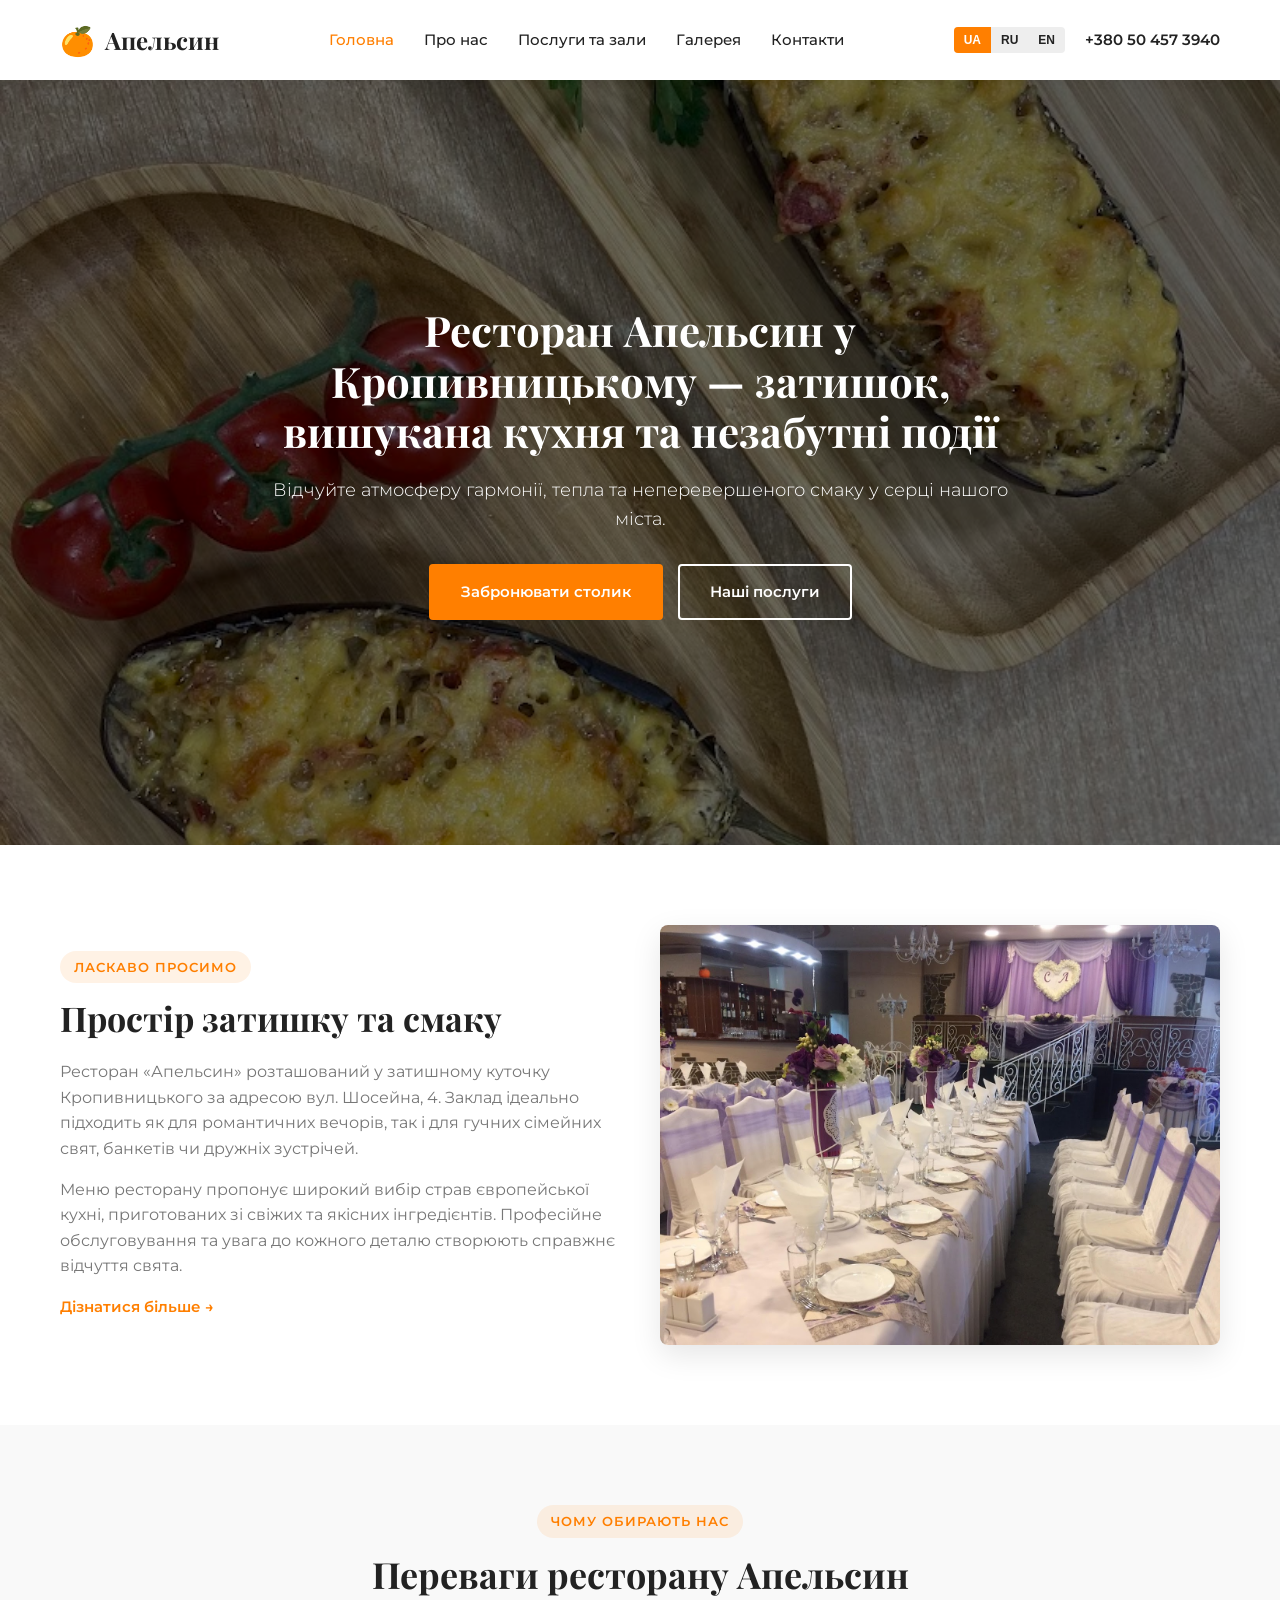
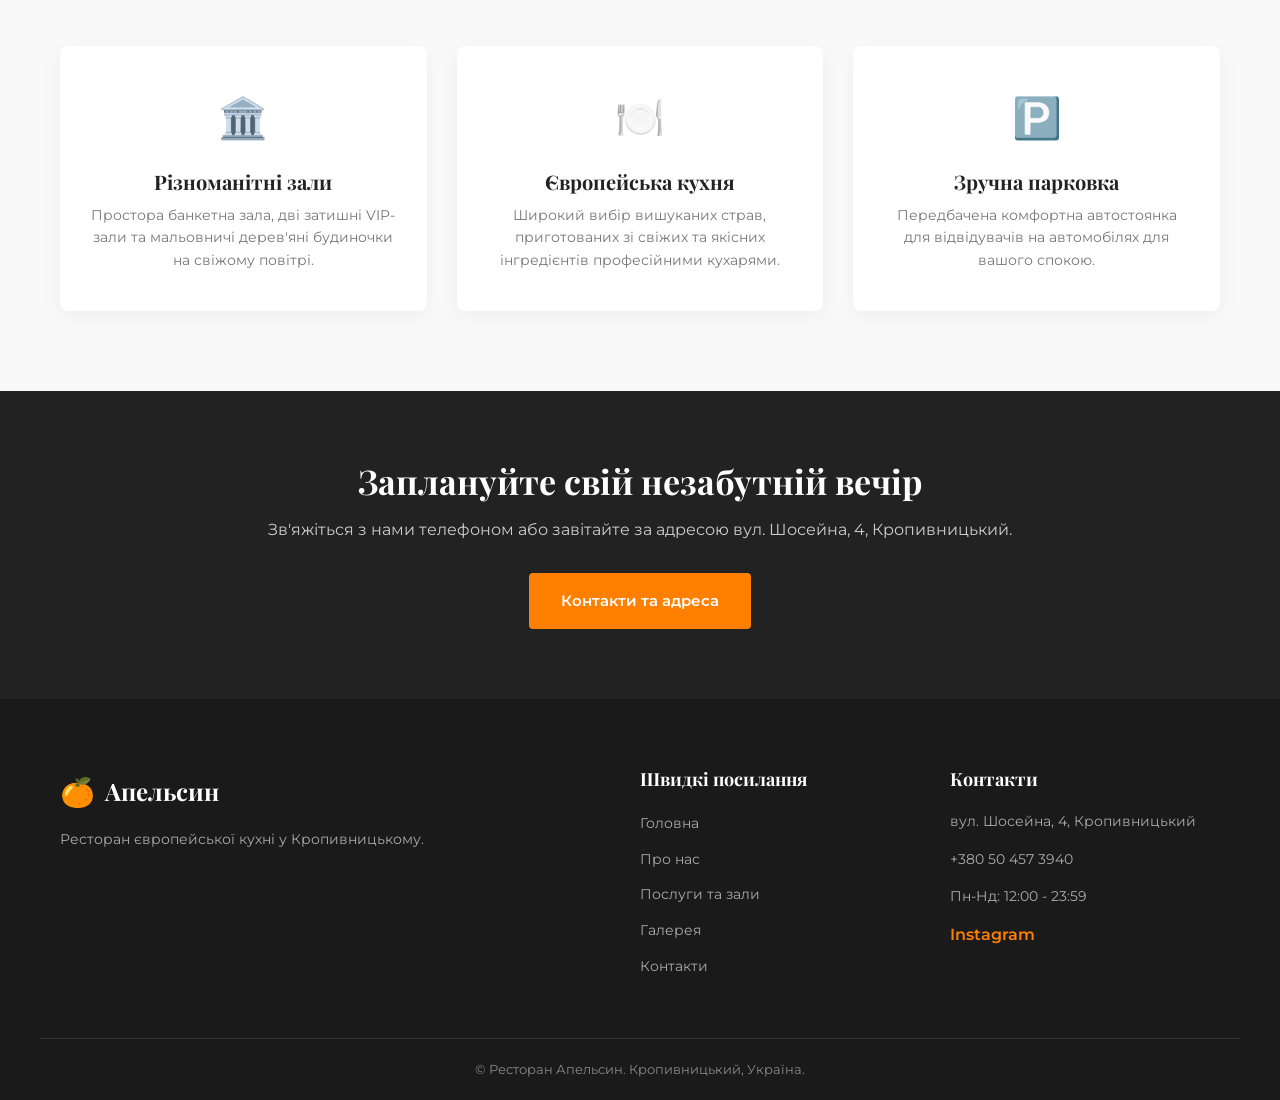
<file: index.html>
<!DOCTYPE html>
<html lang="uk">
<head>
    <meta charset="UTF-8">
    <meta name="viewport" content="width=device-width, initial-scale=1.0">
    <title>Ресторан Апельсин у Кропивницькому</title>
    <link rel="preconnect" href="https://fonts.googleapis.com">
    <link rel="preconnect" href="https://fonts.gstatic.com" crossorigin>
    <link href="https://fonts.googleapis.com/css2?family=Montserrat:wght@300;400;500;600;700&family=Playfair+Display:wght@500;600;700&display=swap" rel="stylesheet">
    <link rel="stylesheet" href="assets/style.css">
</head>
<body>
    <header class="site-header">
        <div class="container nav-container">
            <a href="index.html" class="logo">
                <span class="logo-icon">🍊</span>
                <span class="logo-text">Апельсин</span>
            </a>
            <nav class="main-nav" id="mainNav">
                <ul>
                    <li><a href="index.html" class="active" data-i18n="nav_home">Головна</a></li>
                    <li><a href="about.html" data-i18n="nav_about">Про нас</a></li>
                    <li><a href="services.html" data-i18n="nav_services">Послуги та зали</a></li>
                    <li><a href="gallery.html" data-i18n="nav_gallery">Галерея</a></li>
                    <li><a href="contacts.html" data-i18n="nav_contacts">Контакти</a></li>
                </ul>
            </nav>
            <div class="header-actions">
                <div class="lang-switcher">
                    <button class="lang-btn active" data-lang="uk">UA</button>
                    <button class="lang-btn" data-lang="ru">RU</button>
                    <button class="lang-btn" data-lang="en">EN</button>
                </div>
                <a href="tel:+380504573940" class="header-phone">+380 50 457 3940</a>
                <button class="menu-toggle" id="menuToggle" aria-label="Toggle menu">
                    <span></span>
                    <span></span>
                    <span></span>
                </button>
            </div>
        </div>
    </header>

    <main>
        <section class="hero">
            <div class="hero-bg">
                <img src="images/photo-01.jpg" alt="Ресторан Апельсин інтер'єр" fetchpriority="high">
            </div>
            <div class="hero-overlay"></div>
            <div class="container hero-content">
                <h1 data-i18n="hero_title">Ресторан Апельсин у Кропивницькому — затишок, вишукана кухня та незабутні події</h1>
                <p data-i18n="hero_subtitle">Відчуйте атмосферу гармонії, тепла та неперевершеного смаку у серці нашого міста.</p>
                <div class="hero-btns">
                    <a href="contacts.html" class="btn btn-primary" data-i18n="btn_reserve">Забронювати столик</a>
                    <a href="services.html" class="btn btn-outline" data-i18n="btn_explore">Наші послуги</a>
                </div>
            </div>
        </section>

        <section class="section about-preview">
            <div class="container">
                <div class="grid-2">
                    <div class="about-preview-text">
                        <span class="badge" data-i18n="welcome_badge">Ласкаво просимо</span>
                        <h2 data-i18n="about_heading">Простір затишку та смаку</h2>
                        <p data-i18n="about_short">
                            Ресторан «Апельсин» розташований у затишному куточку Кропивницького за адресою вул. Шосейна, 4. Заклад ідеально підходить як для романтичних вечорів, так і для гучних сімейних свят, банкетів чи дружніх зустрічей.
                        </p>
                        <p data-i18n="about_short_2">
                            Меню ресторану пропонує широкий вибір страв європейської кухні, приготованих зі свіжих та якісних інгредієнтів. Професійне обслуговування та увага до кожного деталю створюють справжнє відчуття свята.
                        </p>
                        <a href="about.html" class="btn btn-text" data-i18n="read_more">Дізнатися більше &rarr;</a>
                    </div>
                    <div class="about-preview-image">
                        <img src="images/photo-02.jpg" alt="Ресторан Апельсин екстер'єр та атмосфера" loading="lazy">
                    </div>
                </div>
            </div>
        </section>

        <section class="section bg-light features-section">
            <div class="container">
                <div class="section-header text-center">
                    <span class="badge" data-i18n="features_badge">Чому обирають нас</span>
                    <h2 data-i18n="features_heading">Переваги ресторану Апельсин</h2>
                </div>
                <div class="grid-3">
                    <div class="feature-card">
                        <div class="feature-icon">🏛️</div>
                        <h3 data-i18n="feat_1_title">Різноманітні зали</h3>
                        <p data-i18n="feat_1_desc">Простора банкетна зала, дві затишні VIP-зали та мальовничі дерев'яні будиночки на свіжому повітрі.</p>
                    </div>
                    <div class="feature-card">
                        <div class="feature-icon">🍽️</div>
                        <h3 data-i18n="feat_2_title">Європейська кухня</h3>
                        <p data-i18n="feat_2_desc">Широкий вибір вишуканих страв, приготованих зі свіжих та якісних інгредієнтів професійними кухарями.</p>
                    </div>
                    <div class="feature-card">
                        <div class="feature-icon">🅿️</div>
                        <h3 data-i18n="feat_3_title">Зручна парковка</h3>
                        <p data-i18n="feat_3_desc">Передбачена комфортна автостоянка для відвідувачів на автомобілях для вашого спокою.</p>
                    </div>
                </div>
            </div>
        </section>

        <section class="section cta-section">
            <div class="container text-center">
                <h2 data-i18n="cta_heading">Заплануйте свій незабутній вечір</h2>
                <p data-i18n="cta_text">Зв'яжіться з нами телефоном або завітайте за адресою вул. Шосейна, 4, Кропивницький.</p>
                <a href="contacts.html" class="btn btn-primary" data-i18n="btn_contacts">Контакти та адреса</a>
            </div>
        </section>
    </main>

    <footer class="site-footer">
        <div class="container footer-container">
            <div class="footer-col">
                <a href="index.html" class="logo">
                    <span class="logo-icon">🍊</span>
                    <span class="logo-text">Апельсин</span>
                </a>
                <p data-i18n="footer_desc">Ресторан європейської кухні у Кропивницькому.</p>
            </div>
            <div class="footer-col">
                <h4 data-i18n="footer_links">Швидкі посилання</h4>
                <ul>
                    <li><a href="index.html" data-i18n="nav_home">Головна</a></li>
                    <li><a href="about.html" data-i18n="nav_about">Про нас</a></li>
                    <li><a href="services.html" data-i18n="nav_services">Послуги та зали</a></li>
                    <li><a href="gallery.html" data-i18n="nav_gallery">Галерея</a></li>
                    <li><a href="contacts.html" data-i18n="nav_contacts">Контакти</a></li>
                </ul>
            </div>
            <div class="footer-col">
                <h4 data-i18n="footer_contacts">Контакти</h4>
                <p>вул. Шосейна, 4, Кропивницький</p>
                <p><a href="tel:+380504573940">+380 50 457 3940</a></p>
                <p data-i18n="footer_hours">Пн-Нд: 12:00 - 23:59</p>
                <div class="footer-socials">
                    <a href="https://www.instagram.com/apelsin_restoran_krop/" target="_blank" rel="noopener">Instagram</a>
                </div>
            </div>
        </div>
        <div class="footer-bottom">
            <div class="container">
                <p>&copy; Ресторан Апельсин. Кропивницький, Україна.</p>
            </div>
        </div>
    </footer>

    <script src="assets/script.js"></script>
</body>
</html>
</file>
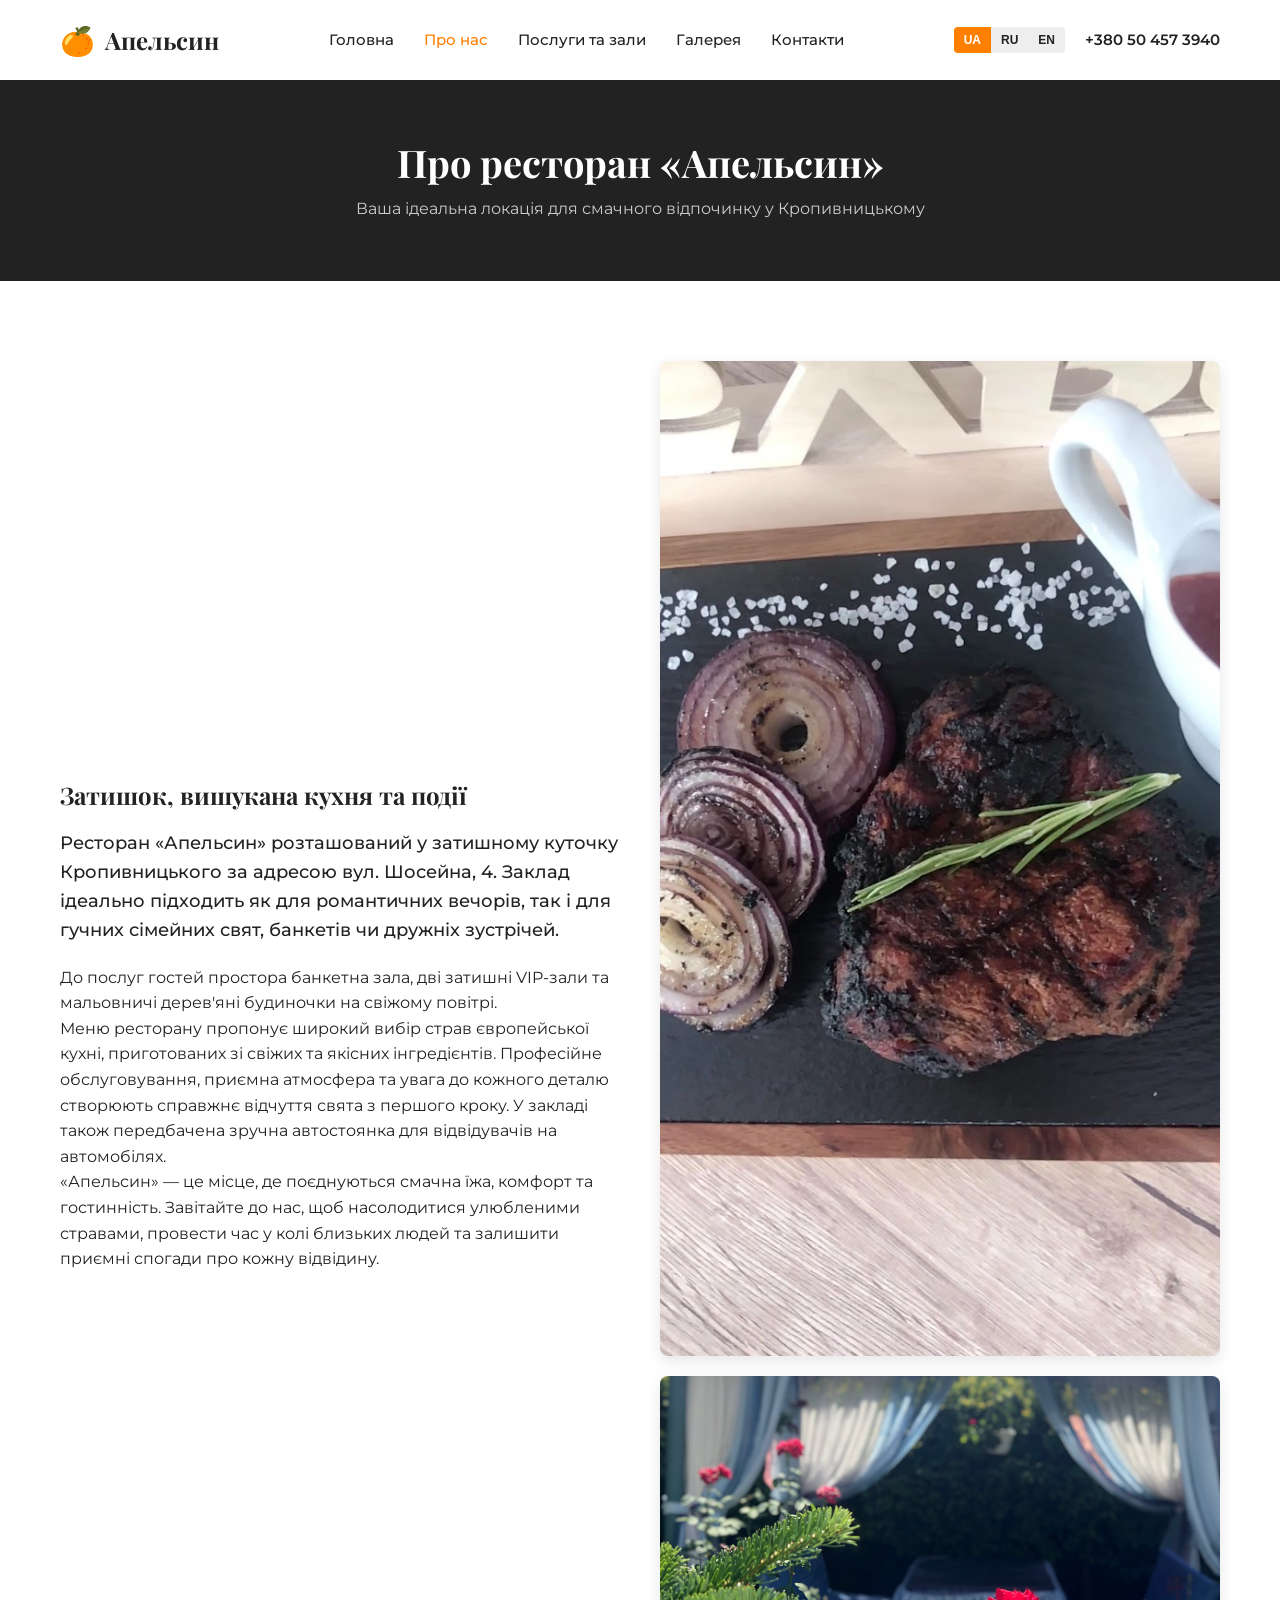
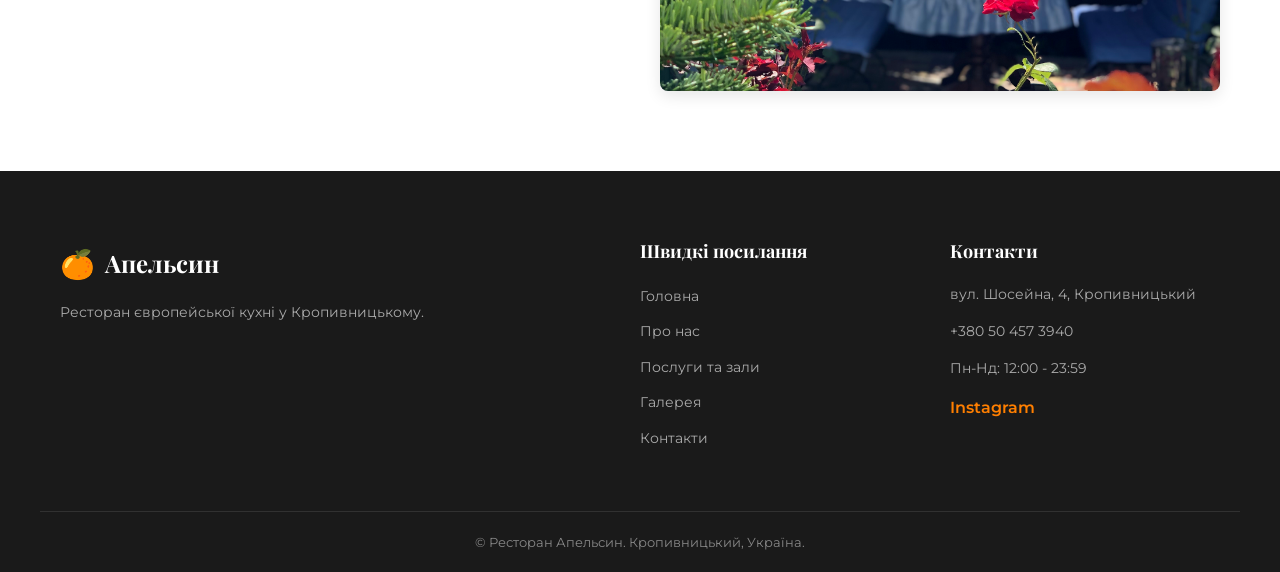
<file: about.html>
<!DOCTYPE html>
<html lang="uk">
<head>
    <meta charset="UTF-8">
    <meta name="viewport" content="width=device-width, initial-scale=1.0">
    <title>Про нас — Ресторан Апельсин</title>
    <link rel="preconnect" href="https://fonts.googleapis.com">
    <link rel="preconnect" href="https://fonts.gstatic.com" crossorigin>
    <link href="https://fonts.googleapis.com/css2?family=Montserrat:wght@300;400;500;600;700&family=Playfair+Display:wght@500;600;700&display=swap" rel="stylesheet">
    <link rel="stylesheet" href="assets/style.css">
</head>
<body>
    <header class="site-header">
        <div class="container nav-container">
            <a href="index.html" class="logo">
                <span class="logo-icon">🍊</span>
                <span class="logo-text">Апельсин</span>
            </a>
            <nav class="main-nav" id="mainNav">
                <ul>
                    <li><a href="index.html" data-i18n="nav_home">Головна</a></li>
                    <li><a href="about.html" class="active" data-i18n="nav_about">Про нас</a></li>
                    <li><a href="services.html" data-i18n="nav_services">Послуги та зали</a></li>
                    <li><a href="gallery.html" data-i18n="nav_gallery">Галерея</a></li>
                    <li><a href="contacts.html" data-i18n="nav_contacts">Контакти</a></li>
                </ul>
            </nav>
            <div class="header-actions">
                <div class="lang-switcher">
                    <button class="lang-btn active" data-lang="uk">UA</button>
                    <button class="lang-btn" data-lang="ru">RU</button>
                    <button class="lang-btn" data-lang="en">EN</button>
                </div>
                <a href="tel:+380504573940" class="header-phone">+380 50 457 3940</a>
                <button class="menu-toggle" id="menuToggle" aria-label="Toggle menu">
                    <span></span>
                    <span></span>
                    <span></span>
                </button>
            </div>
        </div>
    </header>

    <main>
        <section class="page-header">
            <div class="container">
                <h1 data-i18n="about_page_title">Про ресторан «Апельсин»</h1>
                <p data-i18n="about_page_subtitle">Ваша ідеальна локація для смачного відпочинку у Кропивницькому</p>
            </div>
        </section>

        <section class="section">
            <div class="container">
                <div class="grid-2">
                    <div>
                        <h2 data-i18n="about_main_heading" class="mb-4">Затишок, вишукана кухня та події</h2>
                        <p class="lead-text" data-i18n="about_text_1">
                            Ресторан «Апельсин» розташований у затишному куточку Кропивницького за адресою вул. Шосейна, 4. Заклад ідеально підходить як для романтичних вечорів, так і для гучних сімейних свят, банкетів чи дружніх зустрічей.
                        </p>
                        <p data-i18n="about_text_2">
                            До послуг гостей простора банкетна зала, дві затишні VIP-зали та мальовничі дерев'яні будиночки на свіжому повітрі.
                        </p>
                        <p data-i18n="about_text_3">
                            Меню ресторану пропонує широкий вибір страв європейської кухні, приготованих зі свіжих та якісних інгредієнтів. Професійне обслуговування, приємна атмосфера та увага до кожного деталю створюють справжнє відчуття свята з першого кроку. У закладі також передбачена зручна автостоянка для відвідувачів на автомобілях.
                        </p>
                        <p data-i18n="about_text_4">
                            «Апельсин» — це місце, де поєднуються смачна їжа, комфорт та гостинність. Завітайте до нас, щоб насолодитися улюбленими стравами, провести час у колі близьких людей та залишити приємні спогади про кожну відвідину.
                        </p>
                    </div>
                    <div class="about-gallery-grid">
                        <img src="images/photo-03.jpg" alt="Ресторан Апельсин інтер'єр" loading="lazy">
                        <img src="images/photo-04.png" alt="Ресторан Апельсин територія" loading="lazy">
                    </div>
                </div>
            </div>
        </section>
    </main>

    <footer class="site-footer">
        <div class="container footer-container">
            <div class="footer-col">
                <a href="index.html" class="logo">
                    <span class="logo-icon">🍊</span>
                    <span class="logo-text">Апельсин</span>
                </a>
                <p data-i18n="footer_desc">Ресторан європейської кухні у Кропивницькому.</p>
            </div>
            <div class="footer-col">
                <h4 data-i18n="footer_links">Швидкі посилання</h4>
                <ul>
                    <li><a href="index.html" data-i18n="nav_home">Головна</a></li>
                    <li><a href="about.html" data-i18n="nav_about">Про нас</a></li>
                    <li><a href="services.html" data-i18n="nav_services">Послуги та зали</a></li>
                    <li><a href="gallery.html" data-i18n="nav_gallery">Галерея</a></li>
                    <li><a href="contacts.html" data-i18n="nav_contacts">Контакти</a></li>
                </ul>
            </div>
            <div class="footer-col">
                <h4 data-i18n="footer_contacts">Контакти</h4>
                <p>вул. Шосейна, 4, Кропивницький</p>
                <p><a href="tel:+380504573940">+380 50 457 3940</a></p>
                <p data-i18n="footer_hours">Пн-Нд: 12:00 - 23:59</p>
                <div class="footer-socials">
                    <a href="https://www.instagram.com/apelsin_restoran_krop/" target="_blank" rel="noopener">Instagram</a>
                </div>
            </div>
        </div>
        <div class="footer-bottom">
            <div class="container">
                <p>&copy; Ресторан Апельсин. Кропивницький, Україна.</p>
            </div>
        </div>
    </footer>

    <script src="assets/script.js"></script>
</body>
</html>
</file>
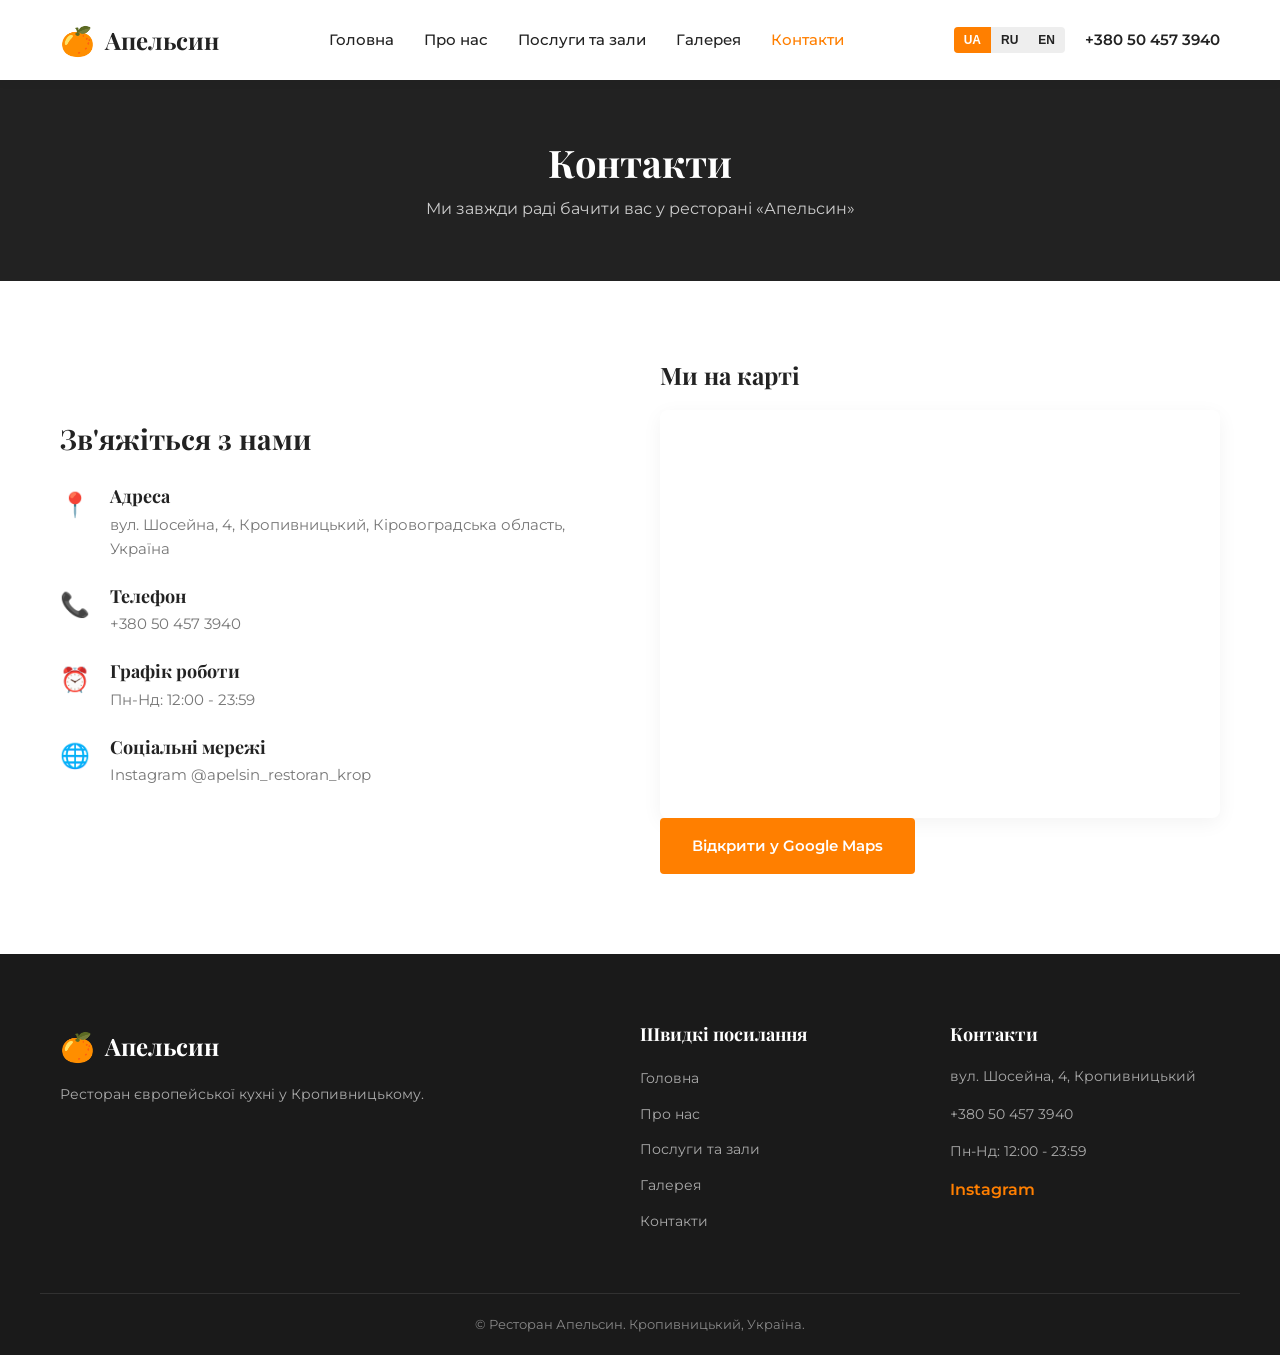
<file: contacts.html>
<!DOCTYPE html>
<html lang="uk">
<head>
    <meta charset="UTF-8">
    <meta name="viewport" content="width=device-width, initial-scale=1.0">
    <title>Контакти — Ресторан Апельсин</title>
    <link rel="preconnect" href="https://fonts.googleapis.com">
    <link rel="preconnect" href="https://fonts.gstatic.com" crossorigin>
    <link href="https://fonts.googleapis.com/css2?family=Montserrat:wght@300;400;500;600;700&family=Playfair+Display:wght@500;600;700&display=swap" rel="stylesheet">
    <link rel="stylesheet" href="assets/style.css">
</head>
<body>
    <header class="site-header">
        <div class="container nav-container">
            <a href="index.html" class="logo">
                <span class="logo-icon">🍊</span>
                <span class="logo-text">Апельсин</span>
            </a>
            <nav class="main-nav" id="mainNav">
                <ul>
                    <li><a href="index.html" data-i18n="nav_home">Головна</a></li>
                    <li><a href="about.html" data-i18n="nav_about">Про нас</a></li>
                    <li><a href="services.html" data-i18n="nav_services">Послуги та зали</a></li>
                    <li><a href="gallery.html" data-i18n="nav_gallery">Галерея</a></li>
                    <li><a href="contacts.html" class="active" data-i18n="nav_contacts">Контакти</a></li>
                </ul>
            </nav>
            <div class="header-actions">
                <div class="lang-switcher">
                    <button class="lang-btn active" data-lang="uk">UA</button>
                    <button class="lang-btn" data-lang="ru">RU</button>
                    <button class="lang-btn" data-lang="en">EN</button>
                </div>
                <a href="tel:+380504573940" class="header-phone">+380 50 457 3940</a>
                <button class="menu-toggle" id="menuToggle" aria-label="Toggle menu">
                    <span></span>
                    <span></span>
                    <span></span>
                </button>
            </div>
        </div>
    </header>

    <main>
        <section class="page-header">
            <div class="container">
                <h1 data-i18n="contacts_page_title">Контакти</h1>
                <p data-i18n="contacts_page_subtitle">Ми завжди раді бачити вас у ресторані «Апельсин»</p>
            </div>
        </section>

        <section class="section">
            <div class="container">
                <div class="grid-2">
                    <div class="contact-info">
                        <h2 data-i18n="contact_info_heading">Зв'яжіться з нами</h2>
                        
                        <div class="contact-item">
                            <div class="contact-icon">📍</div>
                            <div>
                                <h3 data-i18n="contact_address_title">Адреса</h3>
                                <p>вул. Шосейна, 4, Кропивницький, Кіровоградська область, Україна</p>
                            </div>
                        </div>

                        <div class="contact-item">
                            <div class="contact-icon">📞</div>
                            <div>
                                <h3 data-i18n="contact_phone_title">Телефон</h3>
                                <p><a href="tel:+380504573940">+380 50 457 3940</a></p>
                            </div>
                        </div>

                        <div class="contact-item">
                            <div class="contact-icon">⏰</div>
                            <div>
                                <h3 data-i18n="contact_hours_title">Графік роботи</h3>
                                <p data-i18n="contact_hours_val">Пн-Нд: 12:00 - 23:59</p>
                            </div>
                        </div>

                        <div class="contact-item">
                            <div class="contact-icon">🌐</div>
                            <div>
                                <h3 data-i18n="contact_social_title">Соціальні мережі</h3>
                                <p><a href="https://www.instagram.com/apelsin_restoran_krop/" target="_blank" rel="noopener">Instagram @apelsin_restoran_krop</a></p>
                            </div>
                        </div>
                    </div>

                    <div class="map-container">
                        <h2 data-i18n="contact_map_heading" class="mb-4">Ми на карті</h2>
                        <div class="map-frame">
                            <iframe src="https://www.google.com/maps/embed?pb=!1m18!1m12!1m3!1d2635.8504!2d32.2285153!3d48.5135111!2m3!1f0!2f0!3f0!3m2!1i1024!2i768!4f13.1!3m3!1m2!1s0x0%3A0x0!2zNDjCsDMwJzQ4LjciTiAzMsKwMTMnNDIuNyJF!5e0!3m2!1suk!2sua!4v1600000000000!5m2!1suk!2sua" width="100%" height="400" style="border:0;" allowfullscreen="" loading="lazy" title="Ресторан Апельсин на карті"></iframe>
                        </div>
                        <div class="mt-4">
                            <a href="https://www.google.com/maps/place/%D0%90%D0%BF%D0%B5%D0%BB%D1%8C%D1%81%D0%B8%D0%BD/@48.5135111,32.2285153,17z/" target="_blank" rel="noopener" class="btn btn-primary" data-i18n="btn_open_map">Відкрити у Google Maps</a>
                        </div>
                    </div>
                </div>
            </div>
        </section>
    </main>

    <footer class="site-footer">
        <div class="container footer-container">
            <div class="footer-col">
                <a href="index.html" class="logo">
                    <span class="logo-icon">🍊</span>
                    <span class="logo-text">Апельсин</span>
                </a>
                <p data-i18n="footer_desc">Ресторан європейської кухні у Кропивницькому.</p>
            </div>
            <div class="footer-col">
                <h4 data-i18n="footer_links">Швидкі посилання</h4>
                <ul>
                    <li><a href="index.html" data-i18n="nav_home">Головна</a></li>
                    <li><a href="about.html" data-i18n="nav_about">Про нас</a></li>
                    <li><a href="services.html" data-i18n="nav_services">Послуги та зали</a></li>
                    <li><a href="gallery.html" data-i18n="nav_gallery">Галерея</a></li>
                    <li><a href="contacts.html" data-i18n="nav_contacts">Контакти</a></li>
                </ul>
            </div>
            <div class="footer-col">
                <h4 data-i18n="footer_contacts">Контакти</h4>
                <p>вул. Шосейна, 4, Кропивницький</p>
                <p><a href="tel:+380504573940">+380 50 457 3940</a></p>
                <p data-i18n="footer_hours">Пн-Нд: 12:00 - 23:59</p>
                <div class="footer-socials">
                    <a href="https://www.instagram.com/apelsin_restoran_krop/" target="_blank" rel="noopener">Instagram</a>
                </div>
            </div>
        </div>
        <div class="footer-bottom">
            <div class="container">
                <p>&copy; Ресторан Апельсин. Кропивницький, Україна.</p>
            </div>
        </div>
    </footer>

    <script src="assets/script.js"></script>
</body>
</html>
</file>
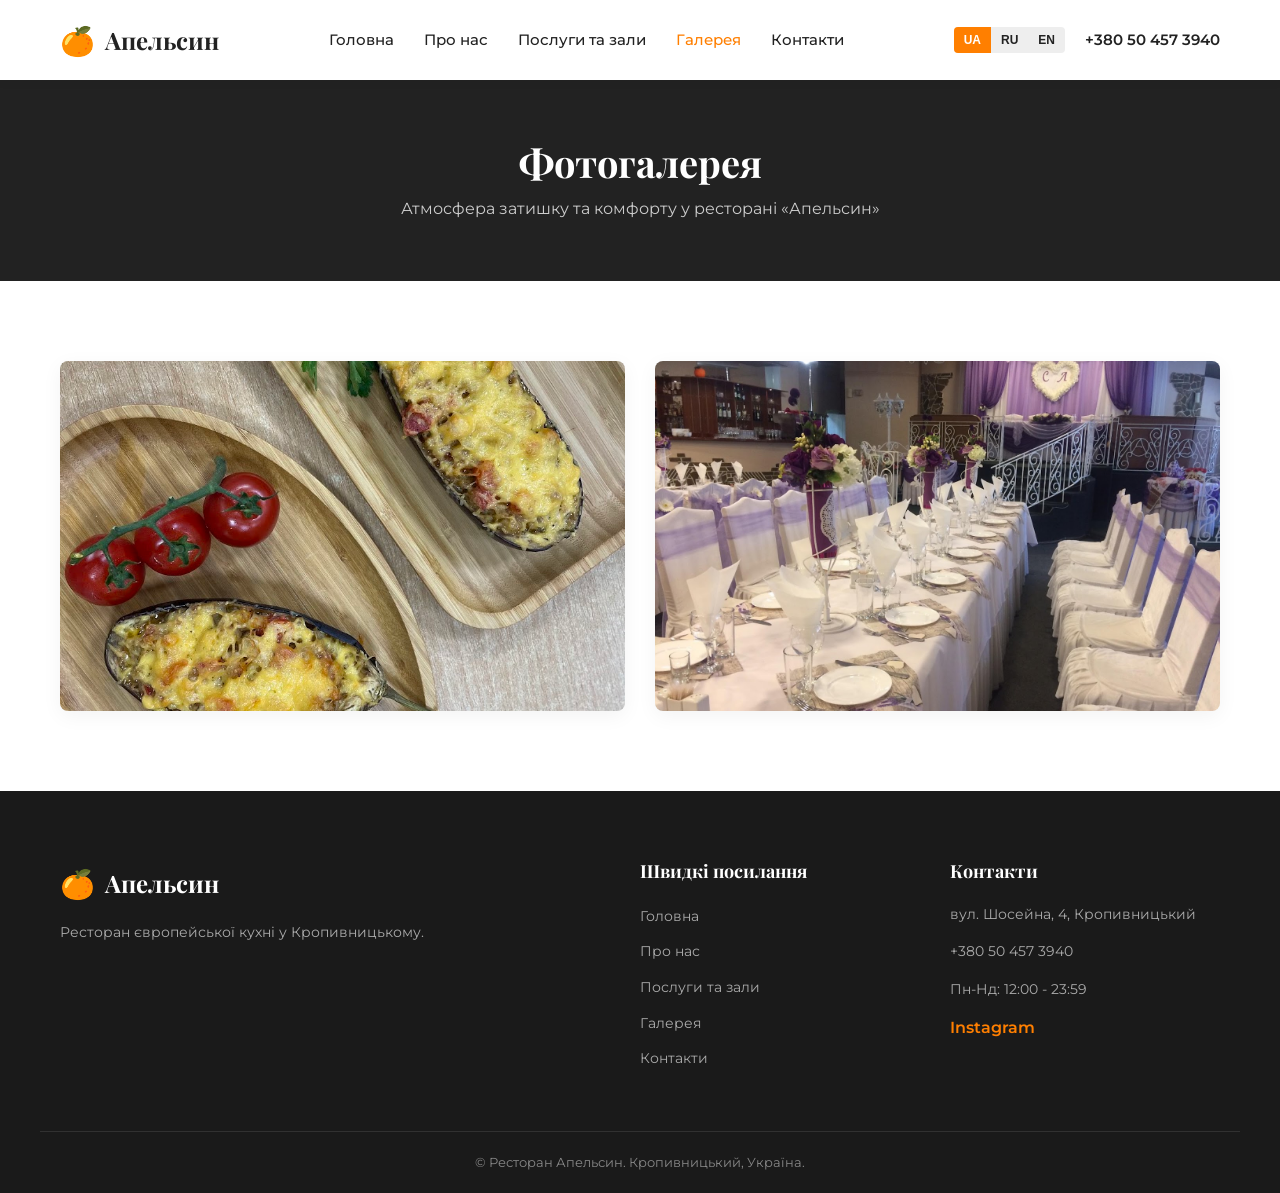
<file: gallery.html>
<!DOCTYPE html>
<html lang="uk">
<head>
    <meta charset="UTF-8">
    <meta name="viewport" content="width=device-width, initial-scale=1.0">
    <title>Галерея — Ресторан Апельсин</title>
    <link rel="preconnect" href="https://fonts.googleapis.com">
    <link rel="preconnect" href="https://fonts.gstatic.com" crossorigin>
    <link href="https://fonts.googleapis.com/css2?family=Montserrat:wght@300;400;500;600;700&family=Playfair+Display:wght@500;600;700&display=swap" rel="stylesheet">
    <link rel="stylesheet" href="assets/style.css">
</head>
<body>
    <header class="site-header">
        <div class="container nav-container">
            <a href="index.html" class="logo">
                <span class="logo-icon">🍊</span>
                <span class="logo-text">Апельсин</span>
            </a>
            <nav class="main-nav" id="mainNav">
                <ul>
                    <li><a href="index.html" data-i18n="nav_home">Головна</a></li>
                    <li><a href="about.html" data-i18n="nav_about">Про нас</a></li>
                    <li><a href="services.html" data-i18n="nav_services">Послуги та зали</a></li>
                    <li><a href="gallery.html" class="active" data-i18n="nav_gallery">Галерея</a></li>
                    <li><a href="contacts.html" data-i18n="nav_contacts">Контакти</a></li>
                </ul>
            </nav>
            <div class="header-actions">
                <div class="lang-switcher">
                    <button class="lang-btn active" data-lang="uk">UA</button>
                    <button class="lang-btn" data-lang="ru">RU</button>
                    <button class="lang-btn" data-lang="en">EN</button>
                </div>
                <a href="tel:+380504573940" class="header-phone">+380 50 457 3940</a>
                <button class="menu-toggle" id="menuToggle" aria-label="Toggle menu">
                    <span></span>
                    <span></span>
                    <span></span>
                </button>
            </div>
        </div>
    </header>

    <main>
        <section class="page-header">
            <div class="container">
                <h1 data-i18n="gallery_page_title">Фотогалерея</h1>
                <p data-i18n="gallery_page_subtitle">Атмосфера затишку та комфорту у ресторані «Апельсин»</p>
            </div>
        </section>

        <section class="section">
            <div class="container">
                <div class="gallery-grid">
                    <div class="gallery-item">
                        <img src="images/photo-01.jpg" alt="Ресторан Апельсин інтер'єр залу" loading="lazy">
                    </div>
                    <div class="gallery-item">
                        <img src="images/photo-02.jpg" alt="Ресторан Апельсин територія та приміщення" loading="lazy">
                    </div>
                </div>
            </div>
        </section>
    </main>

    <footer class="site-footer">
        <div class="container footer-container">
            <div class="footer-col">
                <a href="index.html" class="logo">
                    <span class="logo-icon">🍊</span>
                    <span class="logo-text">Апельсин</span>
                </a>
                <p data-i18n="footer_desc">Ресторан європейської кухні у Кропивницькому.</p>
            </div>
            <div class="footer-col">
                <h4 data-i18n="footer_links">Швидкі посилання</h4>
                <ul>
                    <li><a href="index.html" data-i18n="nav_home">Головна</a></li>
                    <li><a href="about.html" data-i18n="nav_about">Про нас</a></li>
                    <li><a href="services.html" data-i18n="nav_services">Послуги та зали</a></li>
                    <li><a href="gallery.html" data-i18n="nav_gallery">Галерея</a></li>
                    <li><a href="contacts.html" data-i18n="nav_contacts">Контакти</a></li>
                </ul>
            </div>
            <div class="footer-col">
                <h4 data-i18n="footer_contacts">Контакти</h4>
                <p>вул. Шосейна, 4, Кропивницький</p>
                <p><a href="tel:+380504573940">+380 50 457 3940</a></p>
                <p data-i18n="footer_hours">Пн-Нд: 12:00 - 23:59</p>
                <div class="footer-socials">
                    <a href="https://www.instagram.com/apelsin_restoran_krop/" target="_blank" rel="noopener">Instagram</a>
                </div>
            </div>
        </div>
        <div class="footer-bottom">
            <div class="container">
                <p>&copy; Ресторан Апельсин. Кропивницький, Україна.</p>
            </div>
        </div>
    </footer>

    <script src="assets/script.js"></script>
</body>
</html>
</file>
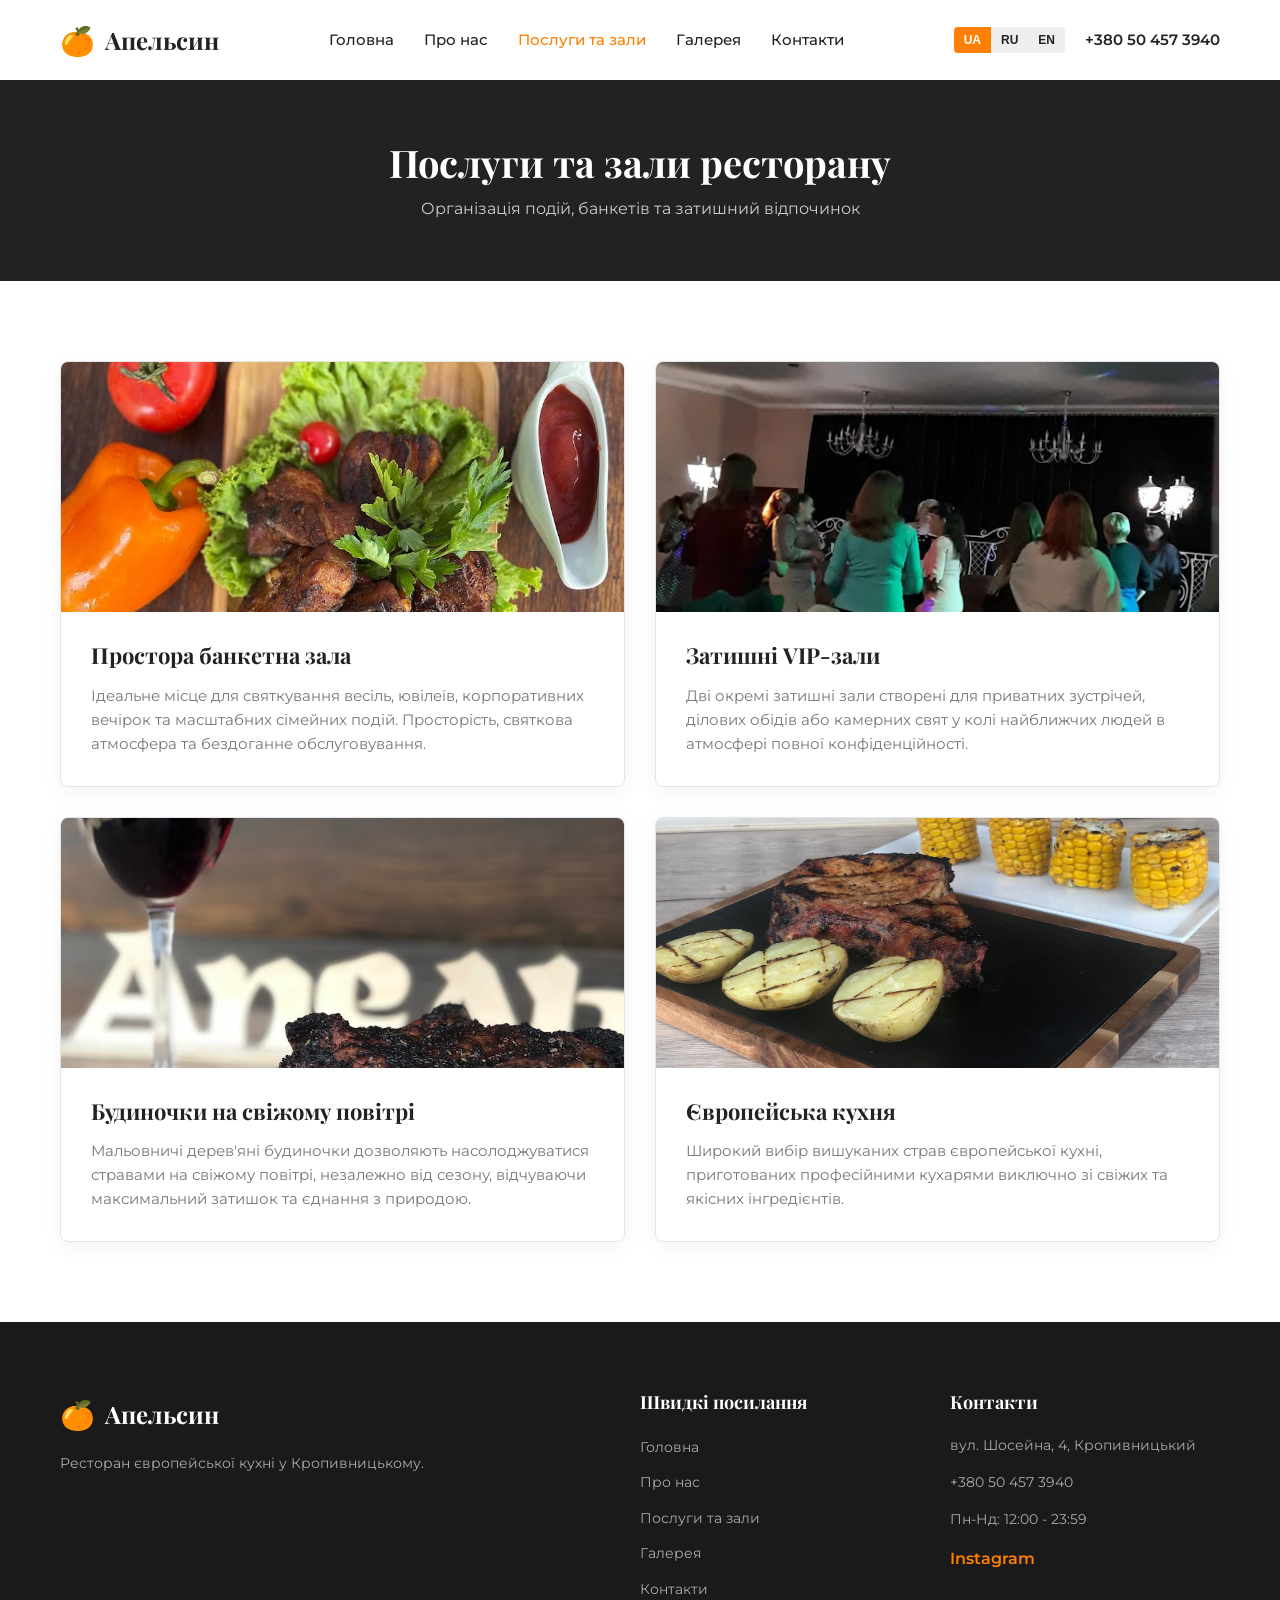
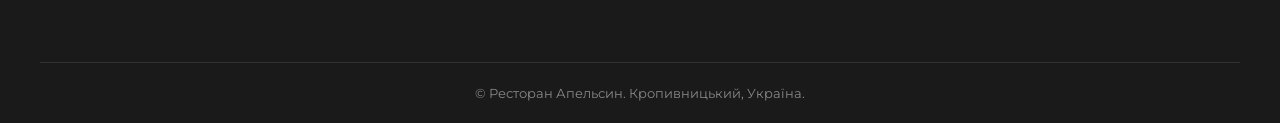
<file: services.html>
<!DOCTYPE html>
<html lang="uk">
<head>
    <meta charset="UTF-8">
    <meta name="viewport" content="width=device-width, initial-scale=1.0">
    <title>Послуги та зали — Ресторан Апельсин</title>
    <link rel="preconnect" href="https://fonts.googleapis.com">
    <link rel="preconnect" href="https://fonts.gstatic.com" crossorigin>
    <link href="https://fonts.googleapis.com/css2?family=Montserrat:wght@300;400;500;600;700&family=Playfair+Display:wght@500;600;700&display=swap" rel="stylesheet">
    <link rel="stylesheet" href="assets/style.css">
</head>
<body>
    <header class="site-header">
        <div class="container nav-container">
            <a href="index.html" class="logo">
                <span class="logo-icon">🍊</span>
                <span class="logo-text">Апельсин</span>
            </a>
            <nav class="main-nav" id="mainNav">
                <ul>
                    <li><a href="index.html" data-i18n="nav_home">Головна</a></li>
                    <li><a href="about.html" data-i18n="nav_about">Про нас</a></li>
                    <li><a href="services.html" class="active" data-i18n="nav_services">Послуги та зали</a></li>
                    <li><a href="gallery.html" data-i18n="nav_gallery">Галерея</a></li>
                    <li><a href="contacts.html" data-i18n="nav_contacts">Контакти</a></li>
                </ul>
            </nav>
            <div class="header-actions">
                <div class="lang-switcher">
                    <button class="lang-btn active" data-lang="uk">UA</button>
                    <button class="lang-btn" data-lang="ru">RU</button>
                    <button class="lang-btn" data-lang="en">EN</button>
                </div>
                <a href="tel:+380504573940" class="header-phone">+380 50 457 3940</a>
                <button class="menu-toggle" id="menuToggle" aria-label="Toggle menu">
                    <span></span>
                    <span></span>
                    <span></span>
                </button>
            </div>
        </div>
    </header>

    <main>
        <section class="page-header">
            <div class="container">
                <h1 data-i18n="services_page_title">Послуги та зали ресторану</h1>
                <p data-i18n="services_page_subtitle">Організація подій, банкетів та затишний відпочинок</p>
            </div>
        </section>

        <section class="section">
            <div class="container">
                <div class="services-grid">
                    <div class="service-card">
                        <div class="service-img">
                            <img src="images/photo-05.jpg" alt="Банкетна зала" loading="lazy">
                        </div>
                        <div class="service-content">
                            <h3 data-i18n="serv_1_title">Простора банкетна зала</h3>
                            <p data-i18n="serv_1_desc">Ідеальне місце для святкування весіль, ювілеїв, корпоративних вечірок та масштабних сімейних подій. Просторість, святкова атмосфера та бездоганне обслуговування.</p>
                        </div>
                    </div>

                    <div class="service-card">
                        <div class="service-img">
                            <img src="images/photo-06.jpg" alt="VIP-зали" loading="lazy">
                        </div>
                        <div class="service-content">
                            <h3 data-i18n="serv_2_title">Затишні VIP-зали</h3>
                            <p data-i18n="serv_2_desc">Дві окремі затишні зали створені для приватних зустрічей, ділових обідів або камерних свят у колі найближчих людей в атмосфері повної конфіденційності.</p>
                        </div>
                    </div>

                    <div class="service-card">
                        <div class="service-img">
                            <img src="images/photo-07.jpg" alt="Дерев'яні будиночки" loading="lazy">
                        </div>
                        <div class="service-content">
                            <h3 data-i18n="serv_3_title">Будиночки на свіжому повітрі</h3>
                            <p data-i18n="serv_3_desc">Мальовничі дерев'яні будиночки дозволяють насолоджуватися стравами на свіжому повітрі, незалежно від сезону, відчуваючи максимальний затишок та єднання з природою.</p>
                        </div>
                    </div>

                    <div class="service-card">
                        <div class="service-img">
                            <img src="images/photo-08.jpg" alt="Європейська кухня" loading="lazy">
                        </div>
                        <div class="service-content">
                            <h3 data-i18n="serv_4_title">Європейська кухня</h3>
                            <p data-i18n="serv_4_desc">Широкий вибір вишуканих страв європейської кухні, приготованих професійними кухарями виключно зі свіжих та якісних інгредієнтів.</p>
                        </div>
                    </div>
                </div>
            </div>
        </section>
    </main>

    <footer class="site-footer">
        <div class="container footer-container">
            <div class="footer-col">
                <a href="index.html" class="logo">
                    <span class="logo-icon">🍊</span>
                    <span class="logo-text">Апельсин</span>
                </a>
                <p data-i18n="footer_desc">Ресторан європейської кухні у Кропивницькому.</p>
            </div>
            <div class="footer-col">
                <h4 data-i18n="footer_links">Швидкі посилання</h4>
                <ul>
                    <li><a href="index.html" data-i18n="nav_home">Головна</a></li>
                    <li><a href="about.html" data-i18n="nav_about">Про нас</a></li>
                    <li><a href="services.html" data-i18n="nav_services">Послуги та зали</a></li>
                    <li><a href="gallery.html" data-i18n="nav_gallery">Галерея</a></li>
                    <li><a href="contacts.html" data-i18n="nav_contacts">Контакти</a></li>
                </ul>
            </div>
            <div class="footer-col">
                <h4 data-i18n="footer_contacts">Контакти</h4>
                <p>вул. Шосейна, 4, Кропивницький</p>
                <p><a href="tel:+380504573940">+380 50 457 3940</a></p>
                <p data-i18n="footer_hours">Пн-Нд: 12:00 - 23:59</p>
                <div class="footer-socials">
                    <a href="https://www.instagram.com/apelsin_restoran_krop/" target="_blank" rel="noopener">Instagram</a>
                </div>
            </div>
        </div>
        <div class="footer-bottom">
            <div class="container">
                <p>&copy; Ресторан Апельсин. Кропивницький, Україна.</p>
            </div>
        </div>
    </footer>

    <script src="assets/script.js"></script>
</body>
</html>
</file>
<file: assets/style.css>
:root {
    --primary: #FF7F00;
    --primary-dark: #e06d00;
    --dark: #222222;
    --dark-alt: #1a1a1a;
    --light: #f9f9f9;
    --white: #ffffff;
    --gray: #777777;
    --gray-light: #eeeeee;
    --border-color: #e5e5e5;
    --transition: all 0.3s ease;
    --font-heading: 'Playfair Display', serif;
    --font-sans: 'Montserrat', sans-serif;
}

* {
    box-sizing: border-box;
    margin: 0;
    padding: 0;
}

body {
    font-family: var(--font-sans);
    color: var(--dark);
    background-color: var(--white);
    line-height: 1.6;
    overflow-x: hidden;
}

h1, h2, h3, h4, h5, h6 {
    font-family: var(--font-heading);
    font-weight: 700;
    color: var(--dark);
    line-height: 1.2;
}

a {
    text-decoration: none;
    color: inherit;
    transition: var(--transition);
}

ul {
    list-style: none;
}

img {
    max-width: 100%;
    height: auto;
    display: block;
    object-fit: cover;
}

.container {
    width: 100%;
    max-width: 1200px;
    margin: 0 auto;
    padding: 0 20px;
}

.grid-2 {
    display: grid;
    grid-template-columns: 1fr 1fr;
    gap: 40px;
    align-items: center;
}

.grid-3 {
    display: grid;
    grid-template-columns: repeat(3, 1fr);
    gap: 30px;
}

.text-center {
    text-align: center;
}

.mb-4 {
    margin-bottom: 20px;
}

/* Buttons */
.btn {
    display: inline-block;
    padding: 14px 30px;
    font-weight: 600;
    border-radius: 4px;
    cursor: pointer;
    transition: var(--transition);
    text-align: center;
    font-size: 15px;
}

.btn-primary {
    background-color: var(--primary);
    color: var(--white);
    border: 2px solid var(--primary);
}

.btn-primary:hover {
    background-color: var(--primary-dark);
    border-color: var(--primary-dark);
}

.btn-outline {
    background-color: transparent;
    color: var(--white);
    border: 2px solid var(--white);
}

.btn-outline:hover {
    background-color: var(--white);
    color: var(--dark);
}

.btn-text {
    color: var(--primary);
    font-weight: 600;
    padding: 0;
}

.btn-text:hover {
    color: var(--primary-dark);
}

.badge {
    display: inline-block;
    background-color: rgba(255, 127, 0, 0.1);
    color: var(--primary);
    padding: 6px 14px;
    border-radius: 20px;
    font-size: 13px;
    font-weight: 600;
    text-transform: uppercase;
    letter-spacing: 1px;
    margin-bottom: 15px;
}

/* Header */
.site-header {
    background-color: var(--white);
    box-shadow: 0 2px 10px rgba(0,0,0,0.05);
    position: sticky;
    top: 0;
    z-index: 1000;
}

.nav-container {
    display: flex;
    align-items: center;
    justify-content: space-between;
    height: 80px;
}

.logo {
    display: flex;
    align-items: center;
    gap: 10px;
    font-family: var(--font-heading);
    font-size: 24px;
    font-weight: 700;
    color: var(--dark);
}

.logo-icon {
    font-size: 28px;
}

.main-nav ul {
    display: flex;
    gap: 30px;
}

.main-nav a {
    font-weight: 500;
    color: var(--dark);
    font-size: 15px;
    position: window;
}

.main-nav a:hover,
.main-nav a.active {
    color: var(--primary);
}

.header-actions {
    display: flex;
    align-items: center;
    gap: 20px;
}

.header-phone {
    font-weight: 600;
    color: var(--dark);
    font-size: 15px;
}

.header-phone:hover {
    color: var(--primary);
}

.lang-switcher {
    display: flex;
    background: var(--gray-light);
    border-radius: 4px;
    overflow: hidden;
}

.lang-btn {
    background: transparent;
    border: none;
    padding: 6px 10px;
    font-size: 12px;
    font-weight: 600;
    cursor: pointer;
    color: var(--dark);
    transition: var(--transition);
}

.lang-btn.active,
.lang-btn:hover {
    background: var(--primary);
    color: var(--white);
}

.menu-toggle {
    display: none;
    background: none;
    border: none;
    cursor: pointer;
    flex-direction: column;
    gap: 6px;
}

.menu-toggle span {
    display: block;
    width: 25px;
    height: 3px;
    background: var(--dark);
    transition: var(--transition);
}

/* Hero */
.hero {
    position: relative;
    height: 85vh;
    min-height: 550px;
    display: flex;
    align-items: center;
    color: var(--white);
    text-align: center;
}

.hero-bg {
    position: absolute;
    top: 0;
    left: 0;
    width: 100%;
    height: 100%;
    z-index: -2;
}

.hero-bg img {
    width: 100%;
    height: 100%;
    object-fit: cover;
}

.hero-overlay {
    position: absolute;
    top: 0;
    left: 0;
    width: 100%;
    height: 100%;
    background: rgba(0, 0, 0, 0.55);
    z-index: -1;
}

.hero-content {
    max-width: 800px;
    margin: 0 auto;
}

.hero h1 {
    font-size: 42px;
    color: var(--white);
    margin-bottom: 20px;
}

.hero p {
    font-size: 18px;
    margin-bottom: 30px;
    font-weight: 300;
}

.hero-btns {
    display: flex;
    gap: 15px;
    justify-content: center;
}

/* Sections */
.section {
    padding: 80px 0;
}

.bg-light {
    background-color: var(--light);
}

.section-header {
    margin-bottom: 50px;
}

.section-header h2 {
    font-size: 36px;
}

/* About preview */
.about-preview-text h2 {
    font-size: 34px;
    margin-bottom: 20px;
}

.about-preview-text p {
    margin-bottom: 15px;
    color: var(--gray);
}

.about-preview-image img {
    border-radius: 8px;
    box-shadow: 0 10px 30px rgba(0,0,0,0.1);
}

/* Features */
.feature-card {
    background: var(--white);
    padding: 40px 30px;
    border-radius: 8px;
    box-shadow: 0 5px 20px rgba(0,0,0,0.05);
    transition: var(--transition);
    text-align: center;
}

.feature-card:hover {
    transform: translateY(-5px);
}

.feature-icon {
    font-size: 40px;
    margin-bottom: 20px;
}

.feature-card h3 {
    font-size: 20px;
    margin-bottom: 10px;
}

.feature-card p {
    color: var(--gray);
    font-size: 14px;
}

/* CTA Section */
.cta-section {
    background-color: var(--dark);
    color: var(--white);
    padding: 70px 0;
}

.cta-section h2 {
    color: var(--white);
    font-size: 34px;
    margin-bottom: 15px;
}

.cta-section p {
    color: #ccc;
    margin-bottom: 30px;
    font-size: 16px;
}

/* Page Header */
.page-header {
    background: var(--dark);
    color: var(--white);
    padding: 60px 0;
    text-align: center;
}

.page-header h1 {
    color: var(--white);
    font-size: 38px;
    margin-bottom: 10px;
}

.page-header p {
    color: #ccc;
    font-size: 16px;
}

.lead-text {
    font-size: 18px;
    font-weight: 500;
    color: var(--dark);
    margin-bottom: 20px;
}

.about-gallery-grid {
    display: grid;
    grid-template-columns: 1fr;
    gap: 20px;
}

.about-gallery-grid img {
    border-radius: 8px;
    box-shadow: 0 5px 15px rgba(0,0,0,0.1);
}

/* Services */
.services-grid {
    display: grid;
    grid-template-columns: repeat(2, 1fr);
    gap: 30px;
}

.service-card {
    background: var(--white);
    border-radius: 8px;
    overflow: hidden;
    box-shadow: 0 5px 20px rgba(0,0,0,0.05);
    border: 1px solid var(--border-color);
}

.service-img {
    height: 250px;
}

.service-img img {
    width: 100%;
    height: 100%;
    object-fit: cover;
}

.service-content {
    padding: 30px;
}

.service-content h3 {
    font-size: 22px;
    margin-bottom: 15px;
}

.service-content p {
    color: var(--gray);
    font-size: 15px;
}

/* Gallery */
.gallery-grid {
    display: grid;
    grid-template-columns: repeat(2, 1fr);
    gap: 30px;
}

.gallery-item {
    border-radius: 8px;
    overflow: hidden;
    box-shadow: 0 5px 20px rgba(0,0,0,0.05);
    height: 350px;
}

.gallery-item img {
    width: 100%;
    height: 100%;
    object-fit: cover;
    transition: var(--transition);
}

.gallery-item img:hover {
    transform: scale(1.03);
}

/* Contacts */
.contact-info h2 {
    font-size: 28px;
    margin-bottom: 30px;
}

.contact-item {
    display: flex;
    gap: 20px;
    margin-bottom: 25px;
}

.contact-icon {
    font-size: 24px;
    color: var(--primary);
}

.contact-item h3 {
    font-size: 18px;
    margin-bottom: 5px;
}

.contact-item p {
    color: var(--gray);
    font-size: 15px;
}

.map-frame {
    border-radius: 8px;
    overflow: hidden;
    box-shadow: 0 5px 20px rgba(0,0,0,0.05);
}

/* Footer */
.site-footer {
    background-color: var(--dark-alt);
    color: var(--white);
    padding-top: 70px;
}

.footer-container {
    display: grid;
    grid-template-columns: 2fr 1fr 1fr;
    gap: 40px;
    padding-bottom: 50px;
    border-bottom: 1px solid rgba(255,255,255,0.1);
}

.footer-col .logo {
    color: var(--white);
    margin-bottom: 15px;
}

.footer-col p {
    color: #aaa;
    font-size: 14px;
    margin-bottom: 15px;
}

.footer-col h4 {
    color: var(--white);
    font-size: 18px;
    margin-bottom: 20px;
}

.footer-col ul li {
    margin-bottom: 10px;
}

.footer-col ul li a {
    color: #aaa;
    font-size: 14px;
}

.footer-col ul li a:hover {
    color: var(--primary);
}

.footer-socials a {
    color: var(--primary);
    font-weight: 600;
}

.footer-bottom {
    padding: 20px 0;
    text-align: center;
    color: #888;
    font-size: 13px;
}

/* Responsive */
@media (max-width: 992px) {
    .grid-2,
    .grid-3,
    .services-grid,
    .gallery-grid {
        grid-template-columns: 1fr;
    }
    
    .footer-container {
        grid-template-columns: 1fr;
        gap: 30px;
    }
    
    .hero h1 {
        font-size: 32px;
    }
}

@media (max-width: 768px) {
    .main-nav {
        position: absolute;
        top: 80px;
        left: 0;
        width: 100%;
        background: var(--white);
        box-shadow: 0 10px 20px rgba(0,0,0,0.1);
        max-height: 0;
        overflow: hidden;
        transition: max-height 0.3s ease;
    }

    .main-nav.open {
        max-height: 350px;
    }

    .main-nav ul {
        flex-direction: column;
        padding: 20px;
        gap: 15px;
        align-items: center;
    }

    .menu-toggle {
        display: flex;
    }

    .header-phone {
        display: none;
    }
}
</file>
